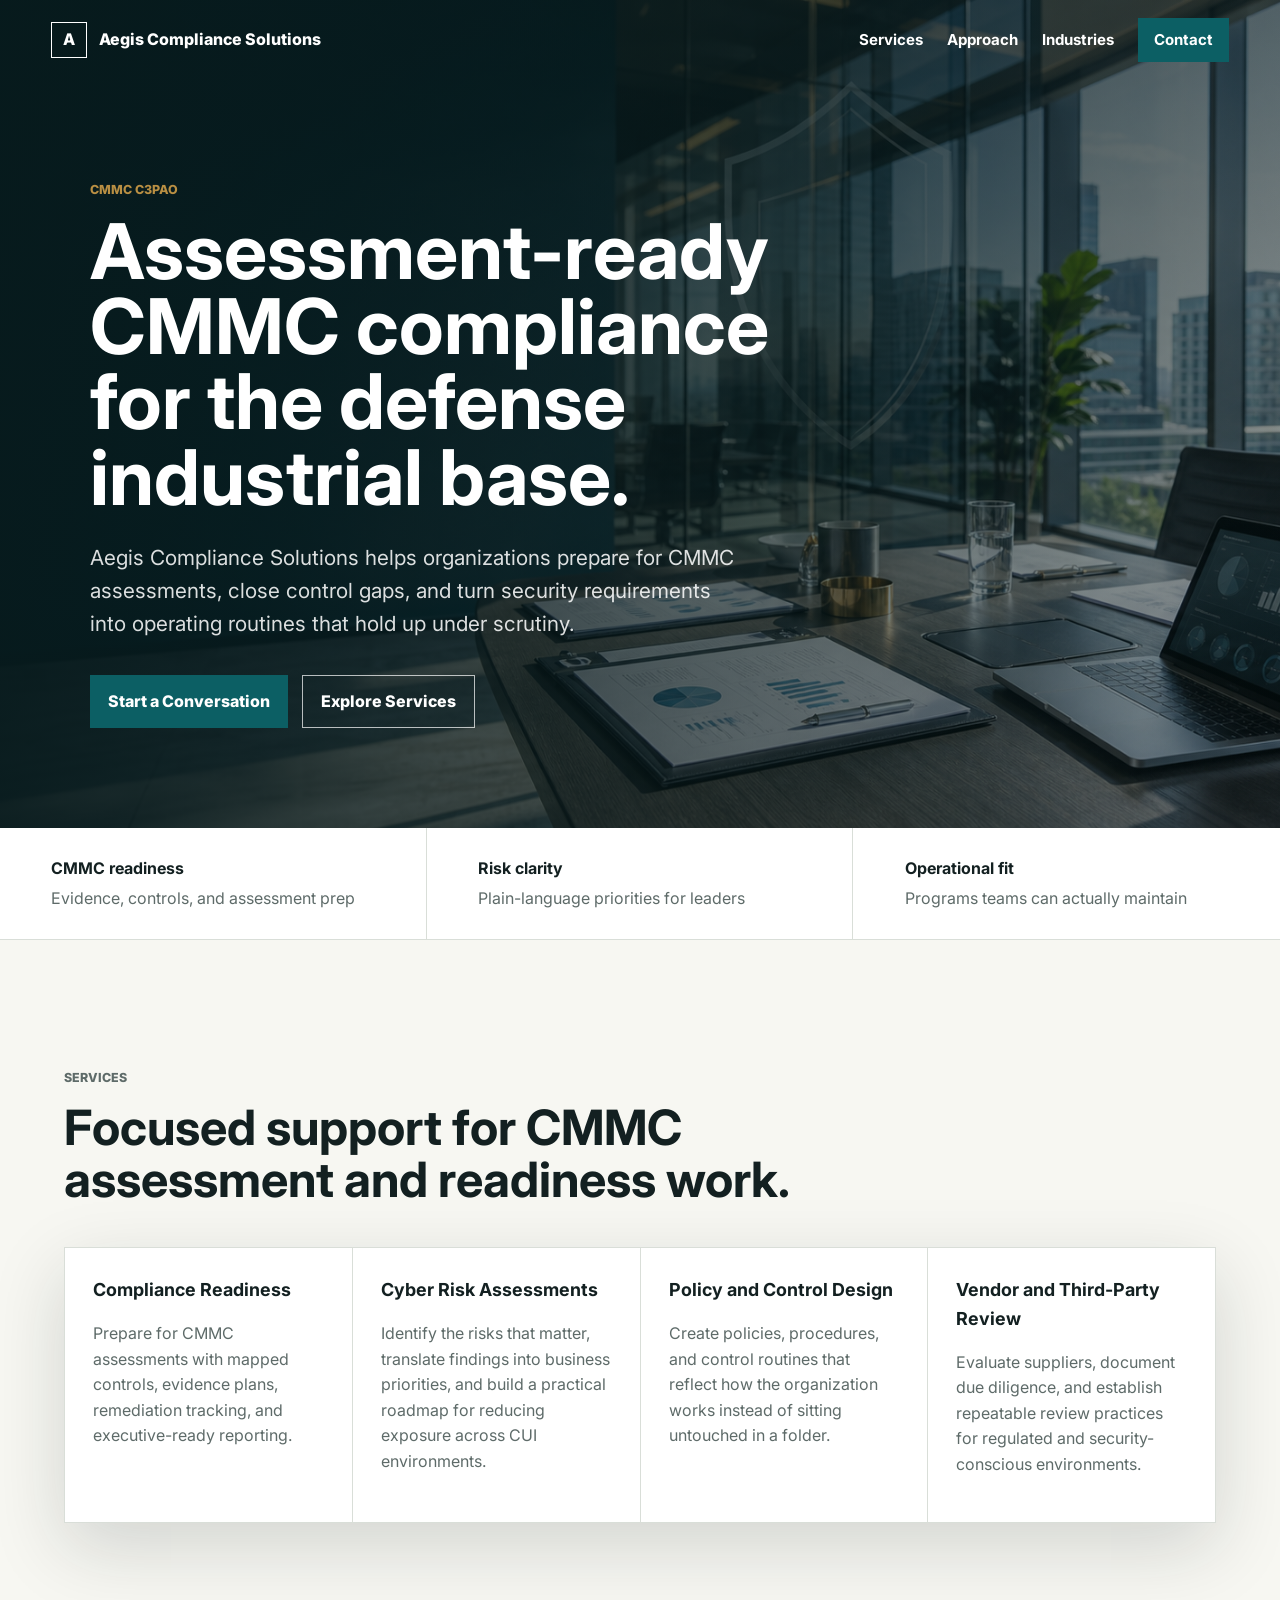
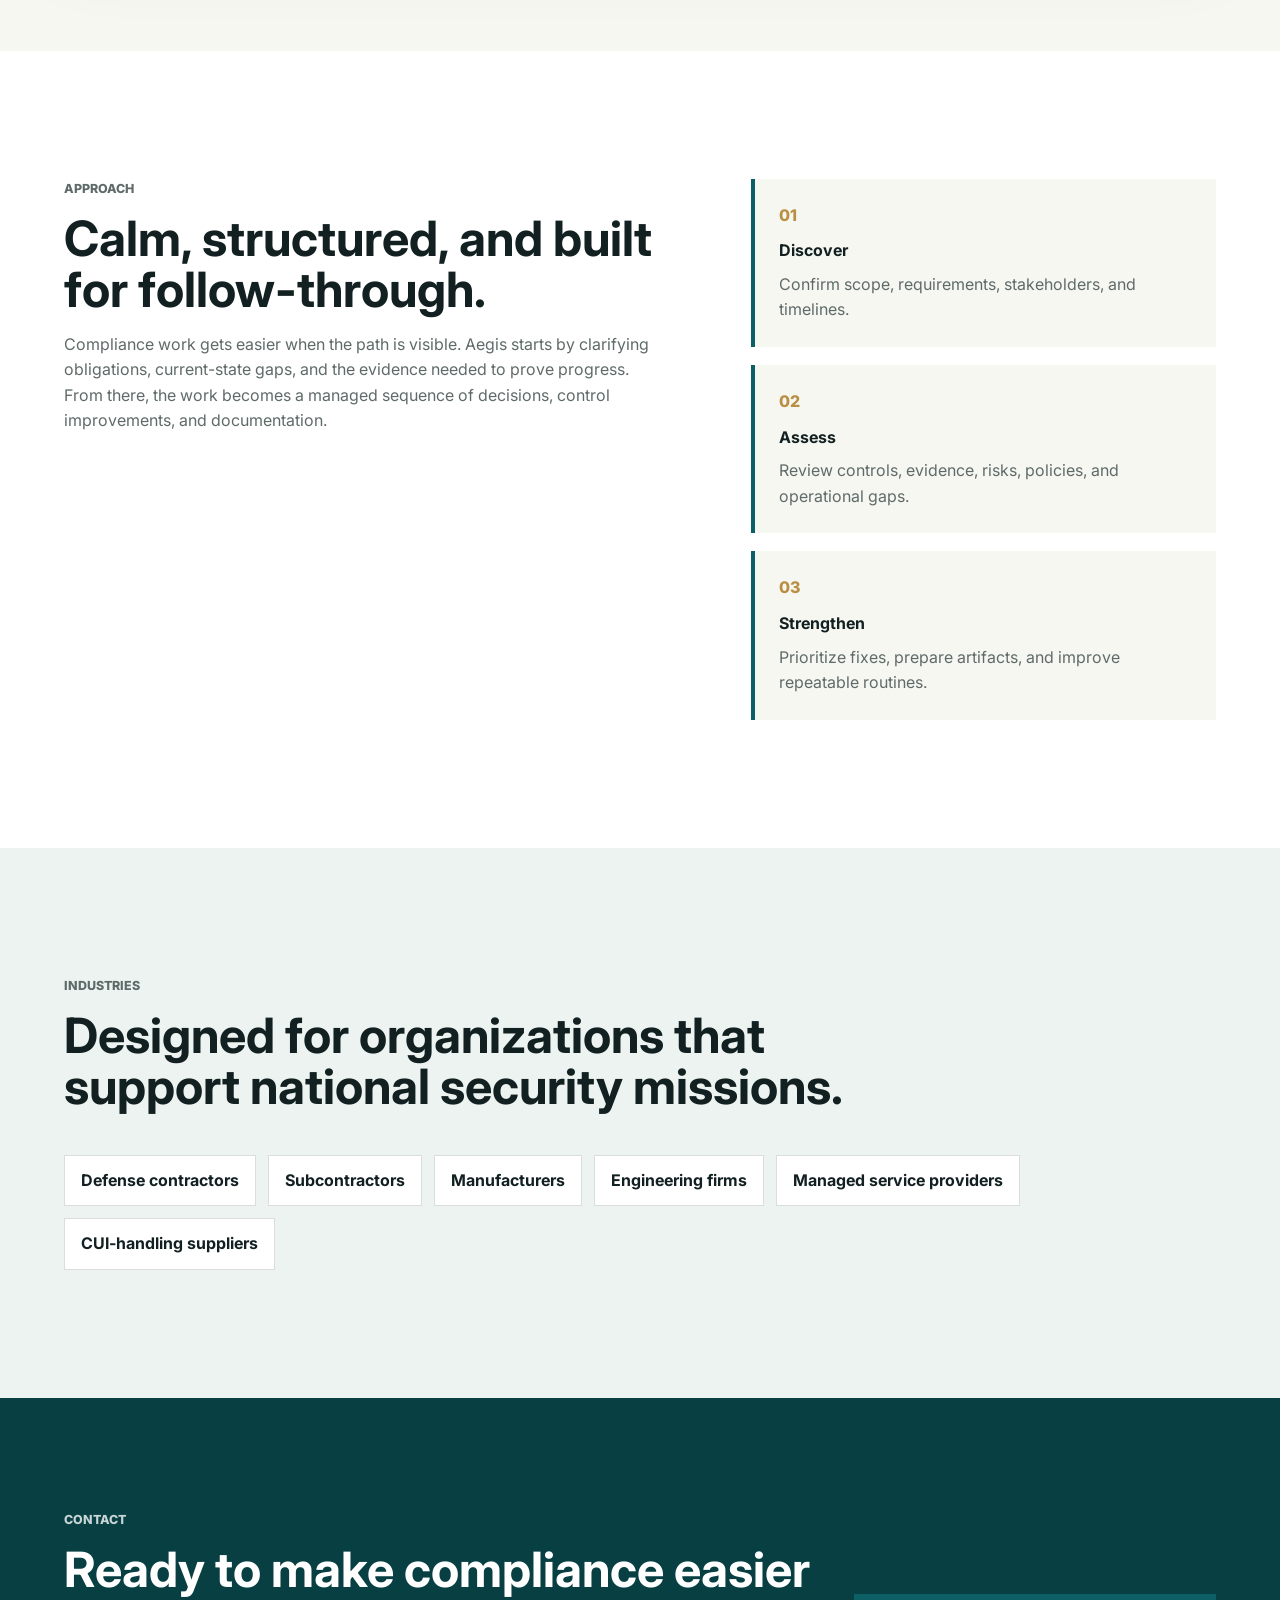
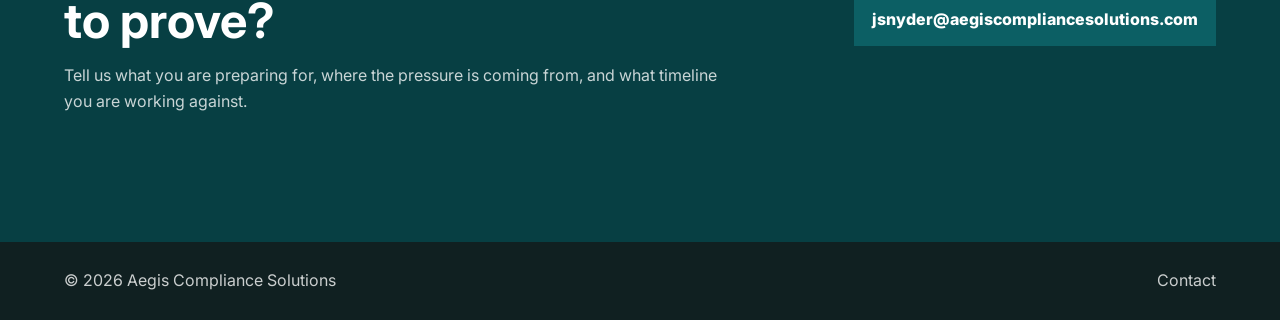
<file: index.html>
<!doctype html>
<html lang="en">
  <head>
    <meta charset="utf-8">
    <meta name="viewport" content="width=device-width, initial-scale=1">
    <meta
      name="description"
      content="Aegis Compliance Solutions is a CMMC C3PAO helping defense contractors prepare for assessments and maintain defensible compliance programs."
    >
    <title>Aegis Compliance Solutions</title>
    <link rel="preconnect" href="https://fonts.googleapis.com">
    <link rel="preconnect" href="https://fonts.gstatic.com" crossorigin>
    <link
      href="https://fonts.googleapis.com/css2?family=Inter:wght@400;500;600;700;800&display=swap"
      rel="stylesheet"
    >
    <link rel="stylesheet" href="styles.css">
  </head>
  <body>
    <header class="site-header" data-header>
      <a class="brand" href="#top" aria-label="Aegis Compliance Solutions home">
        <span class="brand-mark">A</span>
        <span>Aegis Compliance Solutions</span>
      </a>
      <button class="nav-toggle" type="button" aria-expanded="false" aria-controls="site-nav">
        <span></span>
        <span></span>
        <span></span>
      </button>
      <nav class="site-nav" id="site-nav">
        <a href="#services">Services</a>
        <a href="#approach">Approach</a>
        <a href="#industries">Industries</a>
        <a class="nav-cta" href="#contact">Contact</a>
      </nav>
    </header>

    <main id="top">
      <section class="hero">
        <img
          class="hero-image"
          src="assets/aegis-compliance-hero.png"
          alt="Modern compliance planning workspace with documents and security analytics."
        >
        <div class="hero-overlay"></div>
        <div class="hero-content">
          <p class="eyebrow">CMMC C3PAO</p>
          <h1>Assessment-ready CMMC compliance for the defense industrial base.</h1>
          <p class="hero-copy">
            Aegis Compliance Solutions helps organizations prepare for CMMC assessments,
            close control gaps, and turn security requirements into operating routines that
            hold up under scrutiny.
          </p>
          <div class="hero-actions">
            <a class="button primary" href="#contact">Start a Conversation</a>
            <a class="button secondary" href="#services">Explore Services</a>
          </div>
        </div>
      </section>

      <section class="trust-strip" aria-label="Core outcomes">
        <div>
          <strong>CMMC readiness</strong>
          <span>Evidence, controls, and assessment prep</span>
        </div>
        <div>
          <strong>Risk clarity</strong>
          <span>Plain-language priorities for leaders</span>
        </div>
        <div>
          <strong>Operational fit</strong>
          <span>Programs teams can actually maintain</span>
        </div>
      </section>

      <section class="section" id="services">
        <div class="section-heading">
          <p class="eyebrow">Services</p>
          <h2>Focused support for CMMC assessment and readiness work.</h2>
        </div>
        <div class="service-grid">
          <article>
            <h3>Compliance Readiness</h3>
            <p>
            Prepare for CMMC assessments with mapped controls, evidence plans, remediation
            tracking, and executive-ready reporting.
            </p>
          </article>
          <article>
            <h3>Cyber Risk Assessments</h3>
            <p>
            Identify the risks that matter, translate findings into business priorities,
            and build a practical roadmap for reducing exposure across CUI environments.
            </p>
          </article>
          <article>
            <h3>Policy and Control Design</h3>
            <p>
              Create policies, procedures, and control routines that reflect how the
              organization works instead of sitting untouched in a folder.
            </p>
          </article>
          <article>
            <h3>Vendor and Third-Party Review</h3>
            <p>
              Evaluate suppliers, document due diligence, and establish repeatable review
              practices for regulated and security-conscious environments.
            </p>
          </article>
        </div>
      </section>

      <section class="section split" id="approach">
        <div>
          <p class="eyebrow">Approach</p>
          <h2>Calm, structured, and built for follow-through.</h2>
          <p>
            Compliance work gets easier when the path is visible. Aegis starts by
            clarifying obligations, current-state gaps, and the evidence needed to prove
            progress. From there, the work becomes a managed sequence of decisions,
            control improvements, and documentation.
          </p>
        </div>
        <ol class="timeline">
          <li>
            <span>01</span>
            <strong>Discover</strong>
            <p>Confirm scope, requirements, stakeholders, and timelines.</p>
          </li>
          <li>
            <span>02</span>
            <strong>Assess</strong>
            <p>Review controls, evidence, risks, policies, and operational gaps.</p>
          </li>
          <li>
            <span>03</span>
            <strong>Strengthen</strong>
            <p>Prioritize fixes, prepare artifacts, and improve repeatable routines.</p>
          </li>
        </ol>
      </section>

      <section class="section industries" id="industries">
        <div class="section-heading">
          <p class="eyebrow">Industries</p>
          <h2>Designed for organizations that support national security missions.</h2>
        </div>
        <div class="industry-list">
          <span>Defense contractors</span>
          <span>Subcontractors</span>
          <span>Manufacturers</span>
          <span>Engineering firms</span>
          <span>Managed service providers</span>
          <span>CUI-handling suppliers</span>
        </div>
      </section>

      <section class="contact-section" id="contact">
        <div>
          <p class="eyebrow">Contact</p>
          <h2>Ready to make compliance easier to prove?</h2>
          <p>
            Tell us what you are preparing for, where the pressure is coming from,
            and what timeline you are working against.
          </p>
        </div>
        <a class="button primary" href="mailto:jsnyder@aegiscompliancesolutions.com">
          jsnyder@aegiscompliancesolutions.com
        </a>
      </section>
    </main>

    <footer class="site-footer">
      <span>&copy; <span data-year></span> Aegis Compliance Solutions</span>
      <a href="mailto:jsnyder@aegiscompliancesolutions.com">Contact</a>
    </footer>

    <script src="script.js"></script>
  </body>
</html>
</file>
<file: styles.css>
:root {
  --ink: #132021;
  --muted: #5e6b69;
  --paper: #f7f7f2;
  --white: #ffffff;
  --teal: #0c5f64;
  --teal-dark: #073f43;
  --gold: #b98f43;
  --line: #d9ded8;
  --shadow: 0 24px 70px rgba(19, 32, 33, 0.16);
}

* {
  box-sizing: border-box;
}

html {
  scroll-behavior: smooth;
}

body {
  margin: 0;
  color: var(--ink);
  background: var(--paper);
  font-family: Inter, Arial, sans-serif;
  line-height: 1.6;
}

a {
  color: inherit;
  text-decoration: none;
}

.site-header {
  position: fixed;
  z-index: 20;
  top: 0;
  right: 0;
  left: 0;
  display: flex;
  align-items: center;
  justify-content: space-between;
  gap: 24px;
  padding: 18px clamp(20px, 4vw, 56px);
  color: var(--white);
  transition: background 180ms ease, box-shadow 180ms ease, color 180ms ease;
}

.site-header.is-scrolled,
.site-header.is-open {
  color: var(--ink);
  background: rgba(247, 247, 242, 0.96);
  box-shadow: 0 12px 36px rgba(19, 32, 33, 0.12);
  backdrop-filter: blur(14px);
}

.brand {
  display: inline-flex;
  align-items: center;
  gap: 12px;
  font-weight: 800;
}

.brand-mark {
  display: inline-grid;
  width: 36px;
  height: 36px;
  place-items: center;
  border: 1px solid currentColor;
  color: inherit;
  font-size: 1rem;
}

.site-nav {
  display: flex;
  align-items: center;
  gap: 24px;
  font-size: 0.94rem;
  font-weight: 700;
}

.nav-cta {
  padding: 10px 16px;
  color: var(--white);
  background: var(--teal);
}

.nav-toggle {
  display: none;
  width: 42px;
  height: 42px;
  border: 1px solid currentColor;
  color: inherit;
  background: transparent;
}

.nav-toggle span {
  display: block;
  width: 18px;
  height: 2px;
  margin: 4px auto;
  background: currentColor;
}

.hero {
  position: relative;
  min-height: 92vh;
  display: grid;
  align-items: center;
  overflow: hidden;
  color: var(--white);
}

.hero-image,
.hero-overlay {
  position: absolute;
  inset: 0;
  width: 100%;
  height: 100%;
}

.hero-image {
  object-fit: cover;
}

.hero-overlay {
  background:
    linear-gradient(90deg, rgba(7, 26, 28, 0.92), rgba(7, 26, 28, 0.62) 42%, rgba(7, 26, 28, 0.2)),
    linear-gradient(180deg, rgba(7, 26, 28, 0.56), rgba(7, 26, 28, 0.18));
}

.hero-content {
  position: relative;
  width: min(760px, calc(100% - 40px));
  margin-left: clamp(20px, 7vw, 96px);
  padding-top: 80px;
}

.eyebrow {
  margin: 0 0 14px;
  color: var(--gold);
  font-size: 0.78rem;
  font-weight: 800;
  letter-spacing: 0;
  text-transform: uppercase;
}

h1,
h2,
h3,
p {
  overflow-wrap: anywhere;
}

h1 {
  max-width: 780px;
  margin: 0;
  font-size: clamp(2.55rem, 6vw, 5.75rem);
  line-height: 0.98;
  letter-spacing: 0;
}

h2 {
  margin: 0;
  font-size: clamp(2rem, 3.8vw, 3.7rem);
  line-height: 1.06;
  letter-spacing: 0;
}

h3 {
  margin: 0 0 14px;
  font-size: 1.12rem;
}

.hero-copy {
  max-width: 650px;
  margin: 26px 0 0;
  color: rgba(255, 255, 255, 0.86);
  font-size: clamp(1.05rem, 1.8vw, 1.3rem);
}

.hero-actions {
  display: flex;
  flex-wrap: wrap;
  gap: 14px;
  margin-top: 34px;
}

.button {
  display: inline-flex;
  align-items: center;
  justify-content: center;
  min-height: 48px;
  padding: 13px 18px;
  font-weight: 800;
}

.button.primary {
  color: var(--white);
  background: var(--teal);
}

.button.secondary {
  border: 1px solid rgba(255, 255, 255, 0.7);
  color: var(--white);
}

.trust-strip {
  display: grid;
  grid-template-columns: repeat(3, 1fr);
  border-bottom: 1px solid var(--line);
  background: var(--white);
}

.trust-strip div {
  padding: 28px clamp(20px, 4vw, 56px);
  border-right: 1px solid var(--line);
}

.trust-strip div:last-child {
  border-right: 0;
}

.trust-strip strong,
.trust-strip span {
  display: block;
}

.trust-strip strong {
  margin-bottom: 4px;
}

.trust-strip span,
.section p,
.timeline p,
.contact-section p {
  color: var(--muted);
}

.section {
  padding: clamp(72px, 10vw, 128px) clamp(20px, 5vw, 72px);
}

.section-heading {
  max-width: 860px;
  margin-bottom: 42px;
}

.service-grid {
  display: grid;
  grid-template-columns: repeat(4, 1fr);
  gap: 1px;
  background: var(--line);
  border: 1px solid var(--line);
  box-shadow: var(--shadow);
}

.service-grid article {
  min-height: 260px;
  padding: 28px;
  background: var(--white);
}

.split {
  display: grid;
  grid-template-columns: minmax(0, 0.9fr) minmax(340px, 0.7fr);
  gap: clamp(36px, 7vw, 96px);
  background: var(--white);
}

.split > div {
  max-width: 720px;
}

.timeline {
  display: grid;
  gap: 18px;
  margin: 0;
  padding: 0;
  list-style: none;
}

.timeline li {
  padding: 24px;
  border-left: 4px solid var(--teal);
  background: var(--paper);
}

.timeline span {
  display: block;
  margin-bottom: 10px;
  color: var(--gold);
  font-weight: 800;
}

.timeline p {
  margin: 8px 0 0;
}

.industries {
  background: #edf3f1;
}

.industry-list {
  display: flex;
  flex-wrap: wrap;
  gap: 12px;
}

.industry-list span {
  padding: 12px 16px;
  border: 1px solid var(--line);
  background: var(--white);
  font-weight: 700;
}

.contact-section {
  display: grid;
  grid-template-columns: minmax(0, 1fr) auto;
  align-items: center;
  gap: 30px;
  padding: clamp(64px, 9vw, 112px) clamp(20px, 5vw, 72px);
  color: var(--white);
  background: var(--teal-dark);
}

.contact-section p {
  max-width: 680px;
  color: rgba(255, 255, 255, 0.78);
}

.site-footer {
  display: flex;
  justify-content: space-between;
  gap: 18px;
  padding: 26px clamp(20px, 5vw, 72px);
  color: rgba(255, 255, 255, 0.78);
  background: #102021;
}

@media (max-width: 980px) {
  .service-grid {
    grid-template-columns: repeat(2, 1fr);
  }

  .split,
  .contact-section {
    grid-template-columns: 1fr;
  }
}

@media (max-width: 760px) {
  .site-header {
    padding: 14px 18px;
  }

  .nav-toggle {
    display: block;
  }

  .site-nav {
    position: absolute;
    top: 70px;
    right: 18px;
    left: 18px;
    display: none;
    flex-direction: column;
    align-items: stretch;
    gap: 0;
    padding: 10px;
    color: var(--ink);
    background: var(--white);
    box-shadow: var(--shadow);
  }

  .site-header.is-open .site-nav {
    display: flex;
  }

  .site-nav a {
    padding: 14px;
  }

  .nav-cta {
    color: var(--white);
  }

  .brand span:last-child {
    max-width: 210px;
  }

  .hero {
    min-height: 88vh;
  }

  .hero-content {
    width: calc(100% - 36px);
    margin-inline: 18px;
  }

  .hero-actions {
    align-items: stretch;
    flex-direction: column;
  }

  .button {
    width: 100%;
  }

  .trust-strip,
  .service-grid {
    grid-template-columns: 1fr;
  }

  .trust-strip div {
    border-right: 0;
    border-bottom: 1px solid var(--line);
  }

  .service-grid article {
    min-height: auto;
  }

  .site-footer {
    flex-direction: column;
  }
}
</file>
